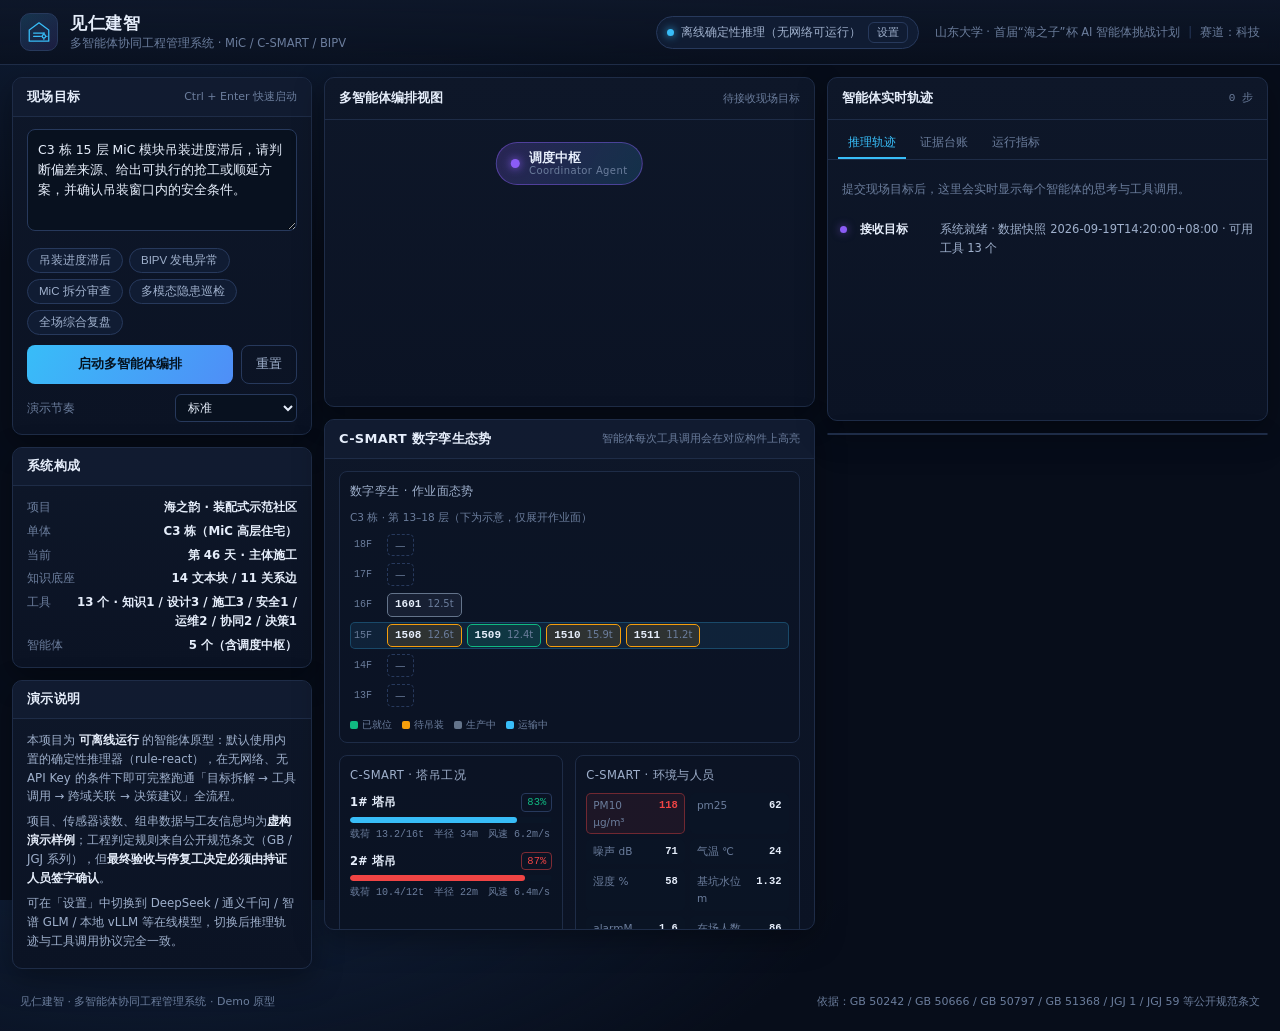
<file: index.html>
<!doctype html>
<html lang="zh-CN">
<head>
<meta charset="utf-8">
<meta name="viewport" content="width=device-width, initial-scale=1, viewport-fit=cover">
<meta name="theme-color" content="#070d1a">
<meta name="description" content="见仁建智 · 面向 MiC / C-SMART / BIPV 建筑科技场景的多智能体协同工程管理系统。">
<title>见仁建智 · 多智能体协同工程管理系统</title>
<link rel="stylesheet" href="styles.css">
</head>
<body>

<header class="topbar">
  <button id="navToggle" class="nav-toggle" type="button" aria-controls="navPanel" aria-expanded="false" aria-label="打开面板导航">
    <svg viewBox="0 0 20 20" aria-hidden="true"><path d="M2 4h16v2.2H2V4Zm0 4.9h16v2.2H2V8.9Zm0 4.9h16V16H2v-2.2Z"/></svg>
  </button>
  <div class="brand">
    <div class="brand-mark" aria-hidden="true">
      <svg viewBox="0 0 48 48" fill="none">
        <path d="M6 20.5 24 7l18 13.5V41H6V20.5Z" stroke="currentColor" stroke-width="2.4" stroke-linejoin="round"/>
        <path d="M14 26h20M14 32h12" stroke="currentColor" stroke-width="2.2" stroke-linecap="round"/>
        <circle cx="33" cy="32" r="3.2" stroke="currentColor" stroke-width="2.2"/>
        <path d="M33 28.8v-3M33 35.2v3M36.2 32h3M29.8 32h-3" stroke="currentColor" stroke-width="1.8" stroke-linecap="round"/>
      </svg>
    </div>
    <div class="brand-text">
      <h1>见仁建智</h1>
      <p>多智能体协同工程管理系统 · MiC / C-SMART / BIPV</p>
    </div>
  </div>

  <div class="topbar-right">
    <div class="provider-badge" id="providerBadge"></div>
    <div class="topbar-meta">
      <span>山东大学 · 首届“海之子”杯 AI 智能体挑战计划</span>
      <span class="sep">|</span>
      <span>赛道：科技</span>
    </div>
  </div>
</header>

<main class="shell">

  <!-- ============ 左栏：目标输入 + 现场信息 ============ -->
  <aside class="col col-left" id="navPanel">
    <section class="panel">
      <header class="panel-head">
        <h2>现场目标</h2>
        <span class="hint">Ctrl + Enter 快速启动</span>
      </header>
      <div class="panel-body">
        <textarea id="goalInput" rows="4" placeholder="例如：C3 栋 15 层 MiC 模块吊装进度滞后，请判断偏差来源并给出抢工或顺延方案。">C3 栋 15 层 MiC 模块吊装进度滞后，请判断偏差来源、给出可执行的抢工或顺延方案，并确认吊装窗口内的安全条件。</textarea>

        <div class="chip-row" id="scenarioChips"></div>

        <div class="run-row">
          <button id="runBtn" class="primary-btn">启动多智能体编排</button>
          <button id="resetBtn" class="ghost-btn">重置</button>
        </div>

        <div class="run-options">
          <label>演示节奏
            <select id="paceInput">
              <option value="0">瞬时（看结果）</option>
              <option value="180">快速</option>
              <option value="420" selected>标准</option>
              <option value="900">慢速讲解</option>
            </select>
          </label>
        </div>
      </div>
    </section>

    <section class="panel">
      <header class="panel-head"><h2>系统构成</h2></header>
      <div class="panel-body sys-info" id="sysInfo"></div>
    </section>

    <section class="panel panel-note">
      <header class="panel-head"><h2>演示说明</h2></header>
      <div class="panel-body">
        <p>本项目为 <b>可离线运行</b> 的智能体原型：默认使用内置的确定性推理器（rule-react），在无网络、无 API Key 的条件下即可完整跑通「目标拆解 → 工具调用 → 跨域关联 → 决策建议」全流程。</p>
        <p>项目、传感器读数、组串数据与工友信息均为<b>虚构演示样例</b>；工程判定规则来自公开规范条文（GB / JGJ 系列），但<b>最终验收与停复工决定必须由持证人员签字确认</b>。</p>
        <p>可在「设置」中切换到 DeepSeek / 通义千问 / 智谱 GLM / 本地 vLLM 等在线模型，切换后推理轨迹与工具调用协议完全一致。</p>
      </div>
    </section>
  </aside>

  <!-- ============ 中栏：编排画布 + 数字孪生 ============ -->
  <section class="col col-mid">
    <section class="panel panel-canvas">
      <div id="canvasPanel"></div>
    </section>
    <section class="panel panel-twin">
      <header class="panel-head">
        <h2>C-SMART 数字孪生态势</h2>
        <span class="hint">智能体每次工具调用会在对应构件上高亮</span>
      </header>
      <div class="panel-body" id="twinPanel"></div>
    </section>
  </section>

  <!-- ============ 右栏：轨迹 + 报告 ============ -->
  <section class="col col-right">
    <section class="panel panel-trace">
      <div id="tracePanel"></div>
    </section>
    <section class="panel panel-report">
      <div id="reportPanel"></div>
    </section>
  </section>
</main>

<footer class="pagefoot">
  <span>见仁建智 · 多智能体协同工程管理系统 · Demo 原型</span>
  <span>依据：GB 50242 / GB 50666 / GB 50797 / GB 51368 / JGJ 1 / JGJ 59 等公开规范条文</span>
</footer>

<!-- ============ 设置弹窗 ============ -->
<div class="mask" id="settingsMask">
  <div class="modal">
    <header class="modal-head">
      <h2>决策模型设置</h2>
      <button id="settingsClose" class="icon-btn" aria-label="关闭">×</button>
    </header>
    <div class="modal-body">
      <label class="field">快速预设
        <select id="presetSelect"></select>
      </label>
      <label class="field">适配器
        <select id="providerSelect">
          <option value="offline">offline · 离线确定性推理（无网络可运行）</option>
          <option value="openai">openai · OpenAI 兼容接口</option>
          <option value="anthropic">anthropic · Anthropic Messages</option>
        </select>
      </label>
      <label class="field">Base URL
        <input id="baseUrlInput" type="text" placeholder="https://api.deepseek.com/v1">
      </label>
      <label class="field">模型名
        <input id="modelInput" type="text" placeholder="deepseek-chat">
      </label>
      <label class="field">API Key
        <input id="apiKeyInput" type="password" placeholder="仅保存在本机 localStorage，不会上传">
      </label>
      <label class="field">每个智能体最大步数
        <input id="maxStepsInput" type="number" min="1" max="12" value="6">
      </label>
      <div class="modal-actions">
        <button id="testSettings" class="ghost-btn">测试连通性</button>
        <button id="saveSettings" class="primary-btn">保存并应用</button>
      </div>
      <p class="test-result" id="testResult"></p>
      <p class="modal-note">浏览器直连第三方接口会受 CORS 限制并暴露密钥。正式部署请使用仓库内 <code>gateway/server.js</code> 转发；离线模式不产生任何网络请求。</p>
    </div>
  </div>
</div>

<!-- ============ 手机端抽屉遮罩（仅窄屏出现） ============ -->
<div class="nav-backdrop" id="navBackdrop"></div>

<!-- 无构建步骤：普通 script 标签按依赖顺序加载，保证 file:// 直接双击可用 -->
<script src="js/data/project.js"></script>
<script src="js/data/knowledge.js"></script>
<script src="js/core/tools.js"></script>
<script src="js/core/llm.js"></script>
<script src="js/core/prompts.js"></script>
<script src="js/core/agent.js"></script>
<script src="js/core/orchestrator.js"></script>
<script src="js/config.js"></script>
<script src="js/ui/util.js"></script>
<script src="js/ui/render.js"></script>
<script src="js/ui/twin.js"></script>
<script src="js/ui/canvas.js"></script>
<script src="js/ui/trace.js"></script>
<script src="js/ui/report.js"></script>
<script src="js/app.js"></script>
<script src="js/ui/mobile.js"></script>
</body>
</html>
</file>
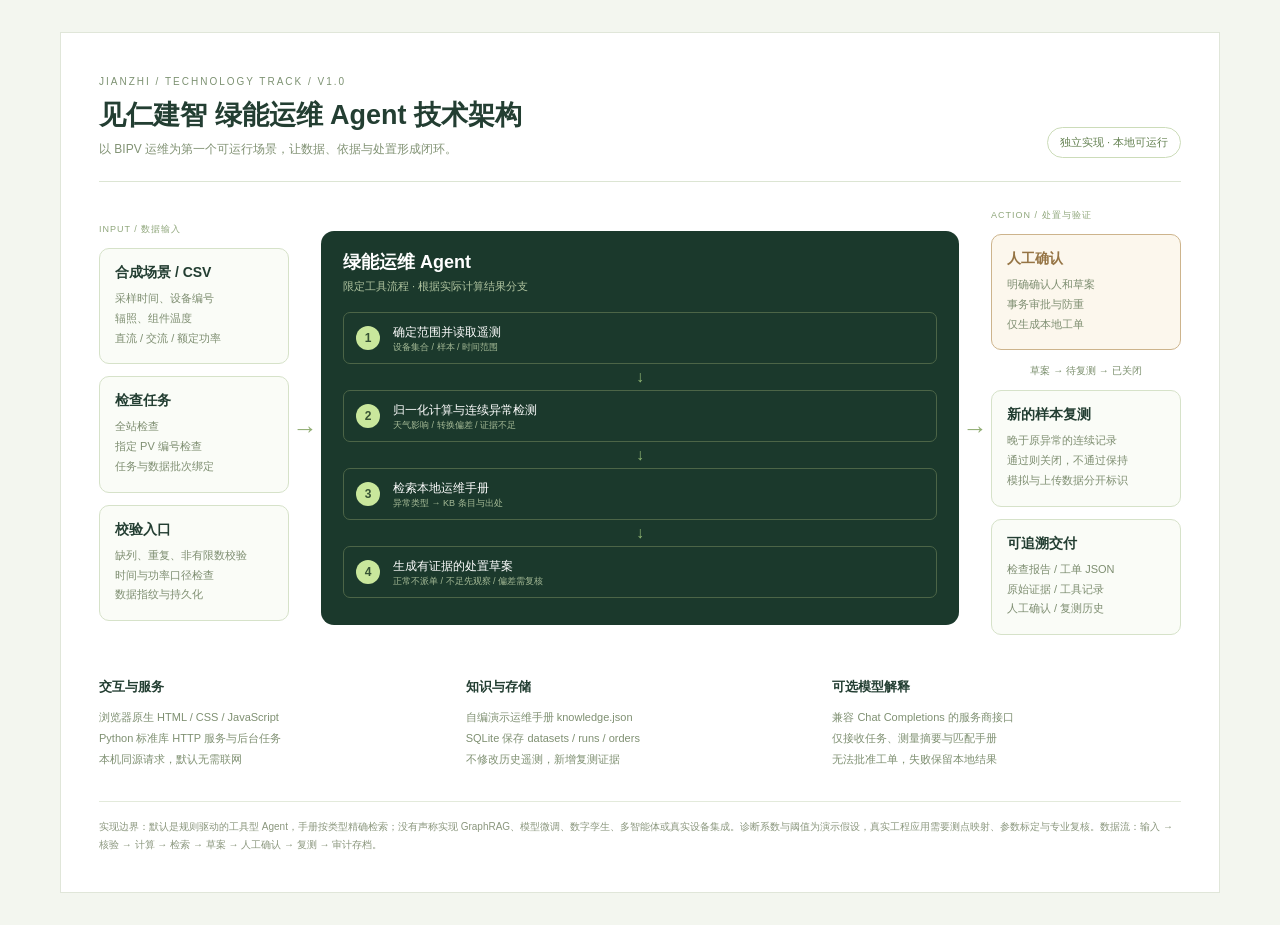
<file: docs/architecture.html>
<!doctype html><html lang="zh-CN"><head><meta charset="utf-8"><meta name="viewport" content="width=device-width,initial-scale=1"><title>见仁建智 绿能运维 Agent 技术架构</title><style>
*{box-sizing:border-box}body{font-family:"Segoe UI","Microsoft YaHei",sans-serif;background:#f3f6ef;color:#233e32;margin:0;padding:32px}.page{max-width:1160px;margin:auto;background:#fff;border:1px solid #e0e6d9;padding:38px}header{display:flex;justify-content:space-between;align-items:end;border-bottom:1px solid #dce5d3;padding-bottom:23px}small{color:#7d9272;font-size:10px;letter-spacing:2px}h1{font-size:27px;margin:8px 0}header p{font-size:12px;color:#819274;margin:0}.pill{font-size:11px;border:1px solid #ccdcb9;padding:7px 12px;border-radius:20px;color:#638050}.layout{display:grid;grid-template-columns:190px 32px 1fr 32px 190px;align-items:center;margin-top:27px}.box{border:1px solid #d6e2c9;border-radius:10px;padding:15px;background:#fafcf7;margin:12px 0}.box h2{font-size:14px;margin:0 0 7px}.box p{font-size:11px;line-height:1.8;color:#7e8e71;margin:0}.arrow{text-align:center;color:#91ad73;font-size:25px}.core{background:#1b392c;border-radius:13px;padding:19px 22px;color:white}.core h2{font-size:18px;margin:0}.core>p{font-size:11px;color:#afc39f;margin:5px 0 18px}.tool{border:1px solid #4c6547;border-radius:7px;padding:9px 12px;display:flex;align-items:center;gap:13px;margin:8px 0}.tool b{font-size:12px;background:#c9e79c;color:#365234;width:24px;height:24px;line-height:24px;text-align:center;border-radius:50%}.tool strong{font-size:12px;font-weight:500}.tool span{font-size:9px;display:block;color:#a5ba96}.join{text-align:center;font-size:16px;color:#91b773;line-height:10px}.bottom{display:grid;grid-template-columns:1fr 1fr 1fr;gap:18px;margin-top:20px}.bottom h2{font-size:13px}.bottom p{font-size:11px;line-height:1.9;color:#7f9072}.note{border-top:1px solid #e3eadb;margin-top:20px;padding-top:16px;font-size:10px;line-height:1.8;color:#8b977e}.label{font-size:9px;letter-spacing:1px;color:#90a77c}.approval{border-color:#cdb48c;background:#fcf7ed}.approval h2{color:#957444}.state{font-size:10px;color:#7b8f6d;margin-top:14px;text-align:center}@page{size:A4 landscape;margin:9mm}@media print{body{background:white;padding:0}.page{max-width:none;border:0;padding:5mm}header{padding-bottom:12px}.layout{margin-top:12px}.box{padding:10px;margin:9px 0}.core{padding:14px 18px}.tool{margin:5px 0;padding:7px 9px}.bottom{margin-top:10px}.note{margin-top:10px;padding-top:8px}}@media(max-width:800px){body{padding:10px}.page{padding:22px}.layout{grid-template-columns:1fr}.arrow{transform:rotate(90deg)}.bottom{grid-template-columns:1fr}.pill{display:none}}
</style></head><body><article class="page"><header><div><small>JIANZHI / TECHNOLOGY TRACK / V1.0</small><h1>见仁建智 绿能运维 Agent 技术架构</h1><p>以 BIPV 运维为第一个可运行场景，让数据、依据与处置形成闭环。</p></div><span class="pill">独立实现 · 本地可运行</span></header><div class="layout"><div><div class="label">INPUT / 数据输入</div><section class="box"><h2>合成场景 / CSV</h2><p>采样时间、设备编号<br>辐照、组件温度<br>直流 / 交流 / 额定功率</p></section><section class="box"><h2>检查任务</h2><p>全站检查<br>指定 PV 编号检查<br>任务与数据批次绑定</p></section><section class="box"><h2>校验入口</h2><p>缺列、重复、非有限数校验<br>时间与功率口径检查<br>数据指纹与持久化</p></section></div><div class="arrow">→</div><section class="core"><h2>绿能运维 Agent</h2><p>限定工具流程 · 根据实际计算结果分支</p><div class="tool"><b>1</b><div><strong>确定范围并读取遥测</strong><span>设备集合 / 样本 / 时间范围</span></div></div><div class="join">↓</div><div class="tool"><b>2</b><div><strong>归一化计算与连续异常检测</strong><span>天气影响 / 转换偏差 / 证据不足</span></div></div><div class="join">↓</div><div class="tool"><b>3</b><div><strong>检索本地运维手册</strong><span>异常类型 → KB 条目与出处</span></div></div><div class="join">↓</div><div class="tool"><b>4</b><div><strong>生成有证据的处置草案</strong><span>正常不派单 / 不足先观察 / 偏差需复核</span></div></div></section><div class="arrow">→</div><div><div class="label">ACTION / 处置与验证</div><section class="box approval"><h2>人工确认</h2><p>明确确认人和草案<br>事务审批与防重<br>仅生成本地工单</p></section><div class="state">草案 → 待复测 → 已关闭</div><section class="box"><h2>新的样本复测</h2><p>晚于原异常的连续记录<br>通过则关闭，不通过保持<br>模拟与上传数据分开标识</p></section><section class="box"><h2>可追溯交付</h2><p>检查报告 / 工单 JSON<br>原始证据 / 工具记录<br>人工确认 / 复测历史</p></section></div></div><div class="bottom"><section><h2>交互与服务</h2><p>浏览器原生 HTML / CSS / JavaScript<br>Python 标准库 HTTP 服务与后台任务<br>本机同源请求，默认无需联网</p></section><section><h2>知识与存储</h2><p>自编演示运维手册 knowledge.json<br>SQLite 保存 datasets / runs / orders<br>不修改历史遥测，新增复测证据</p></section><section><h2>可选模型解释</h2><p>兼容 Chat Completions 的服务商接口<br>仅接收任务、测量摘要与匹配手册<br>无法批准工单，失败保留本地结果</p></section></div><div class="note">实现边界：默认是规则驱动的工具型 Agent，手册按类型精确检索；没有声称实现 GraphRAG、模型微调、数字孪生、多智能体或真实设备集成。诊断系数与阈值为演示假设，真实工程应用需要测点映射、参数标定与专业复核。数据流：输入 → 核验 → 计算 → 检索 → 草案 → 人工确认 → 复测 → 审计存档。</div></article></body></html>
</file>
<file: styles.css>
/* ==========================================================================
   见仁建智 · 多智能体协同工程管理系统
   视觉基调：深色工程控制台。信息密度优先，强调"数据"而非"装饰"。
   ========================================================================== */

:root {
  --bg: #070d1a;
  --bg-1: #0b1324;
  --bg-2: #101c33;
  --panel: #0e1729;
  --panel-2: #131f36;
  --line: #1e2c47;
  --line-2: #27395c;
  --text: #e6eefb;
  --text-2: #9fb0cc;
  --text-3: #6b7d9c;
  --accent: #38bdf8;
  --accent-2: #8b5cf6;
  --ok: #10b981;
  --warn: #f59e0b;
  --bad: #ef4444;
  --radius: 10px;
  --shadow: 0 10px 30px rgba(0, 0, 0, .35);
  --mono: ui-monospace, "SFMono-Regular", "Cascadia Code", Consolas, "Liberation Mono", monospace;
}

* { box-sizing: border-box; }

html, body {
  margin: 0; padding: 0; height: 100%;
  background: radial-gradient(1200px 600px at 12% -10%, #12233f 0%, transparent 60%), var(--bg);
  color: var(--text);
  font-family: "PingFang SC", "Microsoft YaHei", "Hiragino Sans GB", system-ui, -apple-system, "Segoe UI", sans-serif;
  font-size: 13px;
  line-height: 1.6;
  -webkit-font-smoothing: antialiased;
}

body.is-busy { cursor: progress; }

h1, h2, h3, h4, h5 { margin: 0; font-weight: 650; line-height: 1.3; }
p { margin: 0 0 6px; }
code { font-family: var(--mono); font-size: 11.5px; background: #0a1526; border: 1px solid var(--line); border-radius: 4px; padding: 1px 5px; color: #9ad9f8; }
ul { margin: 4px 0 4px 16px; padding: 0; }
li { margin: 1px 0; }
small { color: var(--text-3); font-size: 11px; }

/* ---------------------------------------------------------------- 顶栏 --- */
.topbar {
  display: flex; align-items: center; justify-content: space-between; gap: 16px;
  padding: 12px 20px;
  border-bottom: 1px solid var(--line);
  background: linear-gradient(180deg, rgba(14, 23, 41, .95), rgba(9, 16, 30, .8));
  backdrop-filter: blur(8px);
  position: sticky; top: 0; z-index: 40;
}
.brand { display: flex; align-items: center; gap: 12px; }
.brand-mark { width: 38px; height: 38px; color: var(--accent); flex: none;
  background: linear-gradient(140deg, rgba(56,189,248,.18), rgba(139,92,246,.14));
  border: 1px solid var(--line-2); border-radius: 10px; display: grid; place-items: center; }
.brand-mark svg { width: 26px; height: 26px; }
.brand-text h1 { font-size: 17px; letter-spacing: .5px; }
.brand-text p { margin: 0; font-size: 11.5px; color: var(--text-3); }
.topbar-right { display: flex; align-items: center; gap: 16px; }
.provider-badge { display: flex; align-items: center; gap: 7px; padding: 5px 10px; border: 1px solid var(--line-2);
  border-radius: 999px; background: var(--bg-2); font-size: 11.5px; color: var(--text-2); }
.provider-badge .dot { width: 7px; height: 7px; border-radius: 50%; background: var(--ok); box-shadow: 0 0 8px var(--ok); }
.provider-badge .dot.is-offline { background: var(--accent); box-shadow: 0 0 8px var(--accent); }
.provider-badge .dot.is-live { background: var(--warn); box-shadow: 0 0 8px var(--warn); }
.topbar-meta { font-size: 11.5px; color: var(--text-3); display: flex; gap: 8px; }
.topbar-meta .sep { color: var(--line-2); }
.mini-btn { background: transparent; border: 1px solid var(--line-2); color: var(--text-2); border-radius: 6px;
  padding: 2px 8px; font-size: 11px; cursor: pointer; }
.mini-btn:hover { border-color: var(--accent); color: var(--accent); }

/* --------------------------------------------------------------- 布局 --- */
.shell {
  display: grid;
  grid-template-columns: 320px minmax(520px, 1fr) minmax(430px, 0.95fr);
  gap: 12px;
  padding: 12px;
  align-items: start;
  min-height: calc(100vh - 120px);
}
.col { display: flex; flex-direction: column; gap: 12px; min-width: 0; }

.panel { background: linear-gradient(180deg, var(--panel), var(--bg-1)); border: 1px solid var(--line);
  border-radius: var(--radius); box-shadow: var(--shadow); overflow: hidden; }
.panel-head { display: flex; align-items: center; justify-content: space-between; gap: 10px;
  padding: 10px 14px; border-bottom: 1px solid var(--line); background: rgba(19, 31, 54, .6); }
.panel-head h2 { font-size: 13px; letter-spacing: .3px; }
.panel-head .hint { font-size: 11px; color: var(--text-3); }
.panel-body { padding: 12px 14px; }
.panel-note .panel-body p { color: var(--text-2); font-size: 11.8px; }
.panel-note .panel-body b { color: var(--text); }

/* ------------------------------------------------------------ 目标输入 --- */
#goalInput { width: 100%; resize: vertical; background: #08111f; color: var(--text);
  border: 1px solid var(--line-2); border-radius: 8px; padding: 10px; font: inherit; font-size: 12.5px; line-height: 1.6; }
#goalInput:focus { outline: none; border-color: var(--accent); box-shadow: 0 0 0 3px rgba(56,189,248,.12); }
.chip-row { display: flex; flex-wrap: wrap; gap: 6px; margin: 10px 0; }
.chip { background: var(--bg-2); border: 1px solid var(--line-2); color: var(--text-2);
  border-radius: 999px; padding: 4px 11px; font-size: 11.5px; cursor: pointer; transition: .15s; }
.chip:hover { border-color: var(--accent); color: var(--accent); background: rgba(56,189,248,.08); }
.run-row { display: flex; gap: 8px; }
.primary-btn { flex: 1; background: linear-gradient(120deg, var(--accent), #4f8ef7); color: #04121f;
  border: none; border-radius: 8px; padding: 10px 14px; font-size: 13px; font-weight: 700; cursor: pointer; transition: .15s; }
.primary-btn:hover:not(:disabled) { filter: brightness(1.08); }
.primary-btn:disabled { opacity: .55; cursor: progress; }
.ghost-btn { background: transparent; border: 1px solid var(--line-2); color: var(--text-2);
  border-radius: 8px; padding: 10px 14px; font-size: 12.5px; cursor: pointer; }
.ghost-btn:hover { border-color: var(--accent); color: var(--accent); }
.run-options { margin-top: 10px; }
.run-options label { display: flex; align-items: center; justify-content: space-between; font-size: 11.5px; color: var(--text-3); }
select, input[type=text], input[type=password], input[type=number] {
  background: #08111f; color: var(--text); border: 1px solid var(--line-2); border-radius: 6px;
  padding: 5px 8px; font: inherit; font-size: 12px; }
select:focus, input:focus { outline: none; border-color: var(--accent); }

/* ------------------------------------------------------------ 系统信息 --- */
.sys-info { display: flex; flex-direction: column; gap: 5px; }
.sys-row { display: flex; justify-content: space-between; gap: 10px; font-size: 11.8px; }
.sys-row span { color: var(--text-3); flex: none; }
.sys-row b { color: var(--text); text-align: right; font-weight: 600; }

/* --------------------------------------------------------- 编排画布 --- */
.panel-canvas { min-height: 330px; }
.cv-head { display: flex; align-items: baseline; justify-content: space-between; gap: 10px;
  padding: 10px 14px; border-bottom: 1px solid var(--line); }
.cv-title { font-size: 13px; font-weight: 650; }
.cv-sub { font-size: 11px; color: var(--text-3); }
.cv-flow { padding: 14px; }
.cv-stage { position: relative; padding: 62px 8px 6px; }
.cv-svg { position: absolute; inset: 0; width: 100%; height: 100%; overflow: visible; pointer-events: none; }
.cv-edge { fill: none; stroke: var(--line-2); stroke-width: 1.5; stroke-dasharray: 4 4; }
.cv-edge-hub { stroke: rgba(139, 92, 246, .5); }
.cv-edge.is-live { stroke: var(--accent); stroke-dasharray: 6 5; animation: dash 1s linear infinite; }
@keyframes dash { to { stroke-dashoffset: -22; } }
.cv-hub { position: absolute; top: 8px; left: 50%; transform: translateX(-50%);
  display: flex; align-items: center; gap: 9px; padding: 7px 14px; border-radius: 999px;
  background: linear-gradient(120deg, rgba(139,92,246,.22), rgba(56,189,248,.16));
  border: 1px solid rgba(139,92,246,.45); z-index: 2; }
.cv-hub-dot { width: 9px; height: 9px; border-radius: 50%; background: var(--accent-2); box-shadow: 0 0 10px var(--accent-2); }
.cv-hub-text { display: flex; flex-direction: column; line-height: 1.2; }
.cv-hub-text b { font-size: 12.5px; }
.cv-hub-text span { font-size: 10px; color: var(--text-3); letter-spacing: .4px; }
.cv-layer { display: flex; gap: 12px; justify-content: center; margin-bottom: 26px; position: relative; z-index: 2; }
.cv-card { width: 190px; background: var(--panel-2); border: 1px solid var(--line-2); border-top: 3px solid var(--accent);
  border-radius: 9px; padding: 9px 10px; transition: .25s; position: relative; }
.cv-card.is-wait { opacity: .5; }
.cv-card.is-running { border-color: var(--accent); box-shadow: 0 0 0 1px var(--accent), 0 6px 22px rgba(56,189,248,.18); }
.cv-card.is-thinking { animation: pulse 1.1s ease-in-out infinite; }
@keyframes pulse { 50% { box-shadow: 0 0 0 3px rgba(56,189,248,.18); } }
.cv-card.is-done { border-top-color: var(--ok); }
.cv-card.is-done .cv-card-state { color: var(--ok); }
.cv-card.is-failed { border-top-color: var(--bad); }
.cv-card-top { display: flex; align-items: center; justify-content: space-between; gap: 6px; }
.cv-card-agent { font-size: 12px; font-weight: 650; }
.cv-card-state { font-size: 10.5px; color: var(--text-3); }
.cv-card-brief { font-size: 11px; color: var(--text-2); margin: 5px 0 7px; display: -webkit-box; -webkit-line-clamp: 3; -webkit-box-orient: vertical; overflow: hidden; }
.cv-card-stat { display: flex; justify-content: space-between; font-size: 10.5px; color: var(--text-3); font-family: var(--mono); }
.cv-detail { border-top: 1px solid var(--line); padding: 12px 14px; max-height: 260px; overflow: auto; }
.cv-detail:empty { display: none; }

/* --------------------------------------------------------- 数字孪生 --- */
.panel-twin .panel-body { max-height: 470px; overflow: auto; }
.dt-grid { display: grid; grid-template-columns: 1fr 1fr; gap: 12px; }
.dt-section { border: 1px solid var(--line); border-radius: 8px; padding: 9px 10px; background: rgba(11,19,36,.6); }
.dt-section.span-2 { grid-column: span 2; }
.dt-section-head { margin-bottom: 7px; }
.dt-section-title { font-size: 11.5px; color: var(--text-2); letter-spacing: .4px; }
.dt-building-cap { font-size: 10.5px; color: var(--text-3); margin-bottom: 6px; }
.dt-floors { display: flex; flex-direction: column; gap: 3px; }
.dt-floor { display: flex; align-items: center; gap: 7px; padding: 2px 4px; border-radius: 5px; }
.dt-floor.is-current { background: rgba(56,189,248,.09); box-shadow: inset 0 0 0 1px rgba(56,189,248,.25); }
.dt-floor-no { font-family: var(--mono); font-size: 10px; color: var(--text-3); width: 26px; flex: none; }
.dt-floor-cells { display: flex; gap: 5px; flex-wrap: wrap; }
.dt-module { border: 1px solid; border-radius: 5px; padding: 2px 7px; display: flex; gap: 6px; align-items: baseline;
  font-size: 10.5px; transition: .2s; }
.dt-module b { font-family: var(--mono); font-size: 11px; }
.dt-module i { font-style: normal; color: var(--text-3); font-size: 10px; }
.dt-module.is-empty { border: 1px dashed var(--line-2); color: var(--text-3); }
.dt-module.is-flash { animation: flash 1.6s ease-out; }
@keyframes flash { 0%, 40% { background: rgba(239,68,68,.45) !important; box-shadow: 0 0 0 3px rgba(239,68,68,.3); } }
.dt-legend { display: flex; gap: 10px; margin-top: 8px; flex-wrap: wrap; }
.dt-legend-item { display: flex; align-items: center; gap: 4px; font-size: 10px; color: var(--text-3); }
.dt-legend-item i { width: 8px; height: 8px; border-radius: 2px; }
.dt-cranes { display: flex; flex-direction: column; gap: 9px; }
.dt-crane.is-flash, .dt-string.is-flash, .dt-ledger-row.is-flash { animation: flash 1.6s ease-out; }
.dt-crane-top { display: flex; justify-content: space-between; align-items: center; font-size: 11.5px; }
.dt-chip { font-family: var(--mono); font-size: 10.5px; color: var(--ok); border: 1px solid var(--line-2); border-radius: 4px; padding: 0 5px; }
.dt-chip.is-warn { color: var(--bad); border-color: rgba(239,68,68,.5); }
.dt-bar { height: 6px; background: #0a1526; border-radius: 3px; overflow: hidden; margin: 5px 0 4px; }
.dt-bar i { display: block; height: 100%; border-radius: 3px; transition: width .4s; }
.dt-crane-meta { display: flex; gap: 10px; font-size: 10px; color: var(--text-3); font-family: var(--mono); }
.dt-env { display: grid; grid-template-columns: 1fr 1fr; gap: 5px; }
.dt-env-cell { display: flex; justify-content: space-between; gap: 6px; padding: 3px 6px; border-radius: 5px;
  background: rgba(10,21,38,.7); font-size: 10.5px; border: 1px solid transparent; }
.dt-env-cell span { color: var(--text-3); }
.dt-env-cell b { font-family: var(--mono); }
.dt-env-cell.is-warn { border-color: rgba(239,68,68,.4); background: rgba(239,68,68,.08); }
.dt-env-cell.is-warn b { color: var(--bad); }
.dt-bipv { display: flex; flex-direction: column; gap: 7px; }
.dt-string-head { display: flex; justify-content: space-between; font-size: 11px; }
.dt-string-meta { font-size: 10px; color: var(--text-3); font-family: var(--mono); }
.dt-ledger { display: flex; flex-direction: column; gap: 5px; }
.dt-ledger-row { display: grid; grid-template-columns: 52px 1fr auto auto; gap: 6px; align-items: center;
  font-size: 10.5px; padding: 4px 6px; border-radius: 5px; background: rgba(10,21,38,.7); border-left: 3px solid var(--line-2); }
.dt-ledger-row.is-bad { border-left-color: var(--bad); }
.dt-ledger-row.is-warn { border-left-color: var(--warn); }
.dt-ledger-row.is-ok { border-left-color: var(--ok); opacity: .65; }
.dt-ledger-kind { color: var(--text-2); }
.dt-ledger-mod { font-family: var(--mono); color: var(--text-3); }
.dt-ledger-status { color: var(--text-3); }

/* ------------------------------------------------------- 轨迹面板 --- */
.panel-trace { display: flex; flex-direction: column; max-height: 620px; }
#tracePanel { display: flex; flex-direction: column; min-height: 0; }
.tp-head { display: flex; align-items: center; justify-content: space-between; padding: 10px 14px; border-bottom: 1px solid var(--line); }
.tp-title { font-size: 13px; font-weight: 650; }
.tp-counter { font-size: 11px; color: var(--text-3); font-family: var(--mono); }
.tp-tabs { display: flex; gap: 4px; padding: 8px 10px 0; border-bottom: 1px solid var(--line); }
.tp-tab { background: transparent; border: none; border-bottom: 2px solid transparent; color: var(--text-3);
  padding: 6px 10px; font-size: 12px; cursor: pointer; }
.tp-tab.is-active { color: var(--accent); border-bottom-color: var(--accent); }
.tp-body { overflow: auto; padding: 10px 12px; flex: 1; min-height: 260px; max-height: 500px; }
.tp-pane { display: none; }
.tp-pane.is-active { display: block; }
.tp-empty { color: var(--text-3); font-size: 12px; padding: 10px 2px; }

.tp-phase { display: grid; grid-template-columns: 12px 72px 1fr; gap: 8px; align-items: start; padding: 5px 0; font-size: 11.5px; }
.tp-phase-dot { width: 7px; height: 7px; border-radius: 50%; background: var(--accent-2); margin-top: 6px; box-shadow: 0 0 8px rgba(139,92,246,.6); }
.tp-phase b { color: var(--text); font-weight: 600; }
.tp-phase span:last-child { color: var(--text-2); }
.tp-agent { border: 1px solid var(--line); border-left: 3px solid var(--accent); border-radius: 8px; margin: 10px 0; background: rgba(8,17,31,.5); }
.tp-agent-head { display: flex; align-items: center; gap: 8px; flex-wrap: wrap; padding: 8px 10px; border-bottom: 1px solid var(--line); }
.tp-agent-dot { width: 8px; height: 8px; border-radius: 50%; background: var(--accent); box-shadow: 0 0 8px var(--accent); }
.tp-agent-head b { font-size: 12.5px; }
.tp-agent-brief { font-size: 11px; color: var(--text-3); flex: 1 1 100%; }
.tp-agent-state { font-size: 10.5px; color: var(--ok); font-family: var(--mono); margin-left: auto; }
.tp-agent-body { padding: 4px 10px 8px; }
.tp-step { padding: 7px 0; border-top: 1px dashed var(--line); }
.tp-step:first-child { border-top: none; }
.tp-label { display: inline-block; font-family: var(--mono); font-size: 10px; color: var(--text-3);
  background: #0a1526; border: 1px solid var(--line); border-radius: 4px; padding: 0 5px; margin-right: 6px; }
.tp-thought { display: flex; gap: 2px; align-items: flex-start; margin-bottom: 5px; }
.tp-thought p { font-size: 11.8px; color: var(--text-2); margin: 0; }
.tp-action { display: flex; align-items: center; gap: 6px; flex-wrap: wrap; }
.tp-action code { background: rgba(56,189,248,.1); border-color: rgba(56,189,248,.3); color: #7dd3fc; }
.tp-args { font-family: var(--mono); font-size: 10.5px; color: var(--text-3); word-break: break-all; }
.tp-obs { margin-top: 5px; padding: 7px 9px; background: rgba(10,21,38,.75); border: 1px solid var(--line); border-radius: 7px; }
.tp-obs-head { display: flex; align-items: center; gap: 6px; margin-bottom: 5px; }
.tp-obs-data { max-height: 320px; overflow: auto; }
.tp-cites { display: flex; flex-wrap: wrap; gap: 5px; margin-top: 7px; padding-top: 6px; border-top: 1px dashed var(--line); }
.tp-cite { font-size: 10px; color: var(--text-3); border: 1px solid var(--line-2); border-radius: 4px; padding: 1px 6px; }
.tp-final { display: flex; gap: 6px; align-items: flex-start; }
.tp-error { color: var(--bad); font-size: 12px; padding: 8px; border: 1px solid rgba(239,68,68,.4); border-radius: 7px; background: rgba(239,68,68,.08); }

.tp-evidence-count { font-size: 11.5px; color: var(--text-2); margin-bottom: 8px; }
.tp-evidence-item { border-left: 3px solid var(--accent); padding: 5px 9px; margin-bottom: 6px; background: rgba(10,21,38,.6); border-radius: 0 6px 6px 0; }
.tp-evidence-item b { font-size: 12px; }
.tp-evidence-item span { font-size: 11px; color: var(--text-2); margin-left: 7px; }
.tp-evidence-item small { display: block; }

.tp-metric-grid { display: grid; grid-template-columns: repeat(3, 1fr); gap: 8px; margin-bottom: 12px; }
.tp-metric { background: rgba(10,21,38,.7); border: 1px solid var(--line); border-radius: 7px; padding: 7px 9px; }
.tp-metric span { display: block; font-size: 10.5px; color: var(--text-3); }
.tp-metric b { font-size: 15px; font-family: var(--mono); }
.tp-metric-section { font-size: 11.5px; color: var(--text-2); margin: 12px 0 6px; letter-spacing: .3px; }
.tp-toolbars { display: flex; flex-direction: column; gap: 5px; }
.tp-toolbar { display: grid; grid-template-columns: 150px 1fr 46px; gap: 8px; align-items: center; font-size: 10.5px; }
.tp-toolbar-track { height: 6px; background: #0a1526; border-radius: 3px; overflow: hidden; }
.tp-toolbar-track i { display: block; height: 100%; background: linear-gradient(90deg, var(--accent), var(--accent-2)); }
.tp-toolbar span { color: var(--text-3); font-family: var(--mono); text-align: right; }

/* ------------------------------------------------------- 工具渲染 --- */
.tr-block { display: flex; flex-direction: column; gap: 7px; }
.tr-kv { display: flex; flex-wrap: wrap; gap: 6px; }
.tr-row { display: flex; gap: 5px; align-items: baseline; background: rgba(19,31,54,.7); border: 1px solid var(--line);
  border-radius: 5px; padding: 2px 7px; font-size: 10.5px; }
.tr-row span { color: var(--text-3); }
.tr-row b { font-family: var(--mono); font-size: 11.5px; }
.tr-badge { display: inline-block; font-size: 10px; border-radius: 4px; padding: 1px 6px; border: 1px solid;
  white-space: nowrap; }
.tr-badge.is-ok { color: var(--ok); border-color: rgba(16,185,129,.45); background: rgba(16,185,129,.1); }
.tr-badge.is-bad { color: var(--bad); border-color: rgba(239,68,68,.45); background: rgba(239,68,68,.1); }
.tr-badge.is-warn { color: var(--warn); border-color: rgba(245,158,11,.45); background: rgba(245,158,11,.1); }
.tr-badge.is-info { color: var(--text-2); border-color: var(--line-2); background: rgba(19,31,54,.8); }
.tr-badge.is-std { color: #7dd3fc; border-color: rgba(56,189,248,.45); background: rgba(56,189,248,.1); }
.tr-badge.is-note, .tr-badge.is-rel { color: var(--accent-2); border-color: rgba(139,92,246,.45); background: rgba(139,92,246,.12); }
.tr-badge.is-plan { color: var(--warn); border-color: rgba(245,158,11,.45); background: rgba(245,158,11,.1); }
.tr-table { width: 100%; border-collapse: collapse; font-size: 10.5px; }
.tr-table th { text-align: left; color: var(--text-3); font-weight: 500; padding: 4px 6px; border-bottom: 1px solid var(--line-2); white-space: nowrap; }
.tr-table td { padding: 4px 6px; border-bottom: 1px solid var(--line); color: var(--text-2); vertical-align: top; }
.tr-table tbody tr:hover { background: rgba(56,189,248,.05); }
.tr-cites { display: flex; flex-direction: column; gap: 6px; }
.tr-cite { border-left: 3px solid var(--accent); padding: 5px 9px; background: rgba(10,21,38,.6); border-radius: 0 6px 6px 0; }
.tr-cite b { font-size: 11.5px; margin: 0 6px; }
.tr-cite p { font-size: 11px; color: var(--text-2); margin: 3px 0 2px; }
.tr-related { display: flex; flex-wrap: wrap; gap: 5px; align-items: center; }
.tr-sub { font-size: 10.5px; color: var(--text-3); }
.tr-empty { font-size: 11.5px; color: var(--text-3); }
.tr-warn { border: 1px solid rgba(245,158,11,.4); background: rgba(245,158,11,.08); border-radius: 6px; padding: 6px 9px; }
.tr-warn p { font-size: 11px; margin: 0; color: #fcd34d; }
.tr-actions p { font-size: 11px; margin: 2px 0; color: var(--text-2); }
.tr-suggests p { font-size: 11px; margin: 2px 0; color: var(--text-2); }
.tr-proposal { border: 1px solid var(--line-2); border-radius: 7px; padding: 7px 9px; background: rgba(19,31,54,.5); }
.tr-proposal-head { display: flex; align-items: center; gap: 6px; margin-bottom: 4px; }
.tr-proposal p { font-size: 11px; margin: 0 0 5px; }
.tr-hotzones, .tr-causes, .tr-history { display: flex; flex-wrap: wrap; gap: 5px; align-items: center; }
.tr-cause { display: flex; gap: 5px; align-items: center; flex-wrap: wrap; width: 100%; }
.tr-cause b { font-family: var(--mono); font-size: 11px; }
.tr-orders { display: flex; flex-direction: column; gap: 5px; }
.tr-order { display: flex; flex-wrap: wrap; gap: 8px; font-size: 10.5px; padding: 5px 8px;
  background: rgba(10,21,38,.7); border: 1px solid var(--line); border-radius: 6px; color: var(--text-2); }
.tr-order.is-card { flex-direction: column; gap: 4px; }
.tr-order-head { display: flex; gap: 7px; align-items: center; }
.tr-order ul { margin: 2px 0 2px 16px; }
.tr-order li { font-size: 10.5px; color: var(--text-2); }
.tr-json { font-family: var(--mono); font-size: 10.5px; color: #9ad9f8; background: #08111f;
  border: 1px solid var(--line); border-radius: 6px; padding: 8px; overflow: auto; max-height: 280px; margin: 0; }

/* ------------------------------------------------------- 综合报告 --- */
.panel-report .panel-body { padding: 0; }
#reportPanel:empty { display: none; }
.rp-hero { display: flex; gap: 14px; justify-content: space-between; align-items: flex-start; flex-wrap: wrap;
  padding: 14px 16px; background: linear-gradient(120deg, rgba(56,189,248,.12), rgba(139,92,246,.1)); border-bottom: 1px solid var(--line); }
.rp-kicker { font-size: 10.5px; letter-spacing: 1.5px; color: var(--accent); text-transform: uppercase; }
.rp-hero-left h2 { font-size: 15px; margin: 4px 0 8px; max-width: 620px; }
.rp-hero-meta { display: flex; flex-wrap: wrap; gap: 6px; }
.rp-chip { font-size: 10.5px; font-family: var(--mono); border: 1px solid var(--line-2); border-radius: 999px;
  padding: 2px 9px; color: var(--text-2); background: rgba(10,21,38,.7); }
.rp-chip.is-accent { color: var(--accent); border-color: rgba(56,189,248,.45); }
.rp-hero-actions { display: flex; gap: 7px; flex-wrap: wrap; }
.rp-btn { background: rgba(56,189,248,.12); border: 1px solid rgba(56,189,248,.45); color: #9ad9f8;
  border-radius: 7px; padding: 6px 11px; font-size: 11.5px; cursor: pointer; }
.rp-btn:hover { background: rgba(56,189,248,.2); }
.rp-btn.ghost { background: transparent; border-color: var(--line-2); color: var(--text-2); }
.rp-card { border-bottom: 1px solid var(--line); }
.rp-card-head { padding: 10px 16px 0; }
.rp-card-head h3 { font-size: 12.5px; letter-spacing: .3px; }
.rp-card.is-primary .rp-card-head h3 { color: var(--accent); }
.rp-card.is-accent .rp-card-head h3 { color: var(--accent-2); }
.rp-card.is-warn .rp-card-head h3 { color: var(--warn); }
.rp-card-body { padding: 8px 16px 14px; }
.rp-conclusion { font-size: 12.5px; }
.rp-conclusion h4 { font-size: 12.5px; color: var(--accent); margin: 10px 0 4px; }
.rp-conclusion h5 { font-size: 12.5px; color: var(--accent); margin: 10px 0 4px; }
.rp-conclusion p { margin: 0 0 4px; color: var(--text); }
.rp-conclusion ul { margin: 2px 0 8px 16px; }
.rp-conclusion li { margin: 2px 0; }
.rp-insights { display: flex; flex-direction: column; gap: 7px; }
.rp-insight { border-left: 3px solid var(--accent-2); background: rgba(139,92,246,.08); border-radius: 0 7px 7px 0; padding: 7px 10px; }
.rp-insight p { margin: 3px 0 0; font-size: 11.8px; color: var(--text); }
.rp-artifacts { display: flex; flex-direction: column; gap: 10px; }
.rp-artifact { border: 1px solid var(--line); border-left: 3px solid var(--accent); border-radius: 8px;
  padding: 9px 11px; background: rgba(8,17,31,.5); }
.rp-artifact header { display: flex; align-items: center; gap: 8px; flex-wrap: wrap; margin-bottom: 5px; }
.rp-artifact header b { font-size: 12.5px; }
.rp-artifact header span { font-size: 10.5px; color: var(--text-3); font-family: var(--mono); }
.rp-artifact-brief { font-size: 11px; color: var(--text-3); margin: 0 0 6px; }
.rp-artifact-answer { font-size: 12px; color: var(--text); }
.rp-artifact-answer p { margin: 0 0 3px; }
.rp-artifact-tools { display: flex; flex-direction: column; gap: 3px; margin-top: 7px; padding-top: 7px; border-top: 1px dashed var(--line); }
.rp-artifact-tool { display: flex; gap: 7px; align-items: baseline; font-size: 10.5px; }
.rp-artifact-tool span { color: var(--text-3); }
.rp-confirm { display: flex; flex-direction: column; gap: 5px; }
.rp-confirm-item { display: flex; gap: 8px; font-size: 11.5px; padding: 5px 8px; background: rgba(245,158,11,.07);
  border-left: 3px solid var(--warn); border-radius: 0 6px 6px 0; }
.rp-confirm-item b { flex: none; color: var(--warn); }
.rp-confirm-item span { color: var(--text-2); }
.rp-timeline { display: flex; flex-direction: column; gap: 4px; }
.rp-tl-item { display: grid; grid-template-columns: 10px 68px 1fr 62px; gap: 7px; align-items: baseline; font-size: 11px; }
.rp-tl-item i { width: 6px; height: 6px; border-radius: 50%; background: var(--accent-2); }
.rp-tl-item b { color: var(--text); font-weight: 600; }
.rp-tl-item span { color: var(--text-2); }
.rp-tl-item em { font-style: normal; font-family: var(--mono); font-size: 10px; color: var(--text-3); text-align: right; }
.rp-plan-thought, .rp-plan-source { font-size: 11.5px; color: var(--text-2); }
.rp-evidence { display: flex; flex-wrap: wrap; gap: 5px; }
.rp-evidence-chip { font-size: 10.5px; border: 1px solid var(--line-2); border-radius: 999px; padding: 2px 9px; color: var(--text-2); }
.rp-empty { font-size: 11.5px; color: var(--text-3); }

/* --------------------------------------------------------- 页脚/弹窗 --- */
.pagefoot { display: flex; justify-content: space-between; gap: 16px; flex-wrap: wrap;
  padding: 12px 20px 20px; font-size: 11px; color: var(--text-3); }

.mask { position: fixed; inset: 0; background: rgba(4, 8, 16, .72); backdrop-filter: blur(3px);
  display: none; align-items: center; justify-content: center; z-index: 90; }
.mask.is-open { display: flex; }
.modal { width: min(520px, 92vw); background: var(--panel); border: 1px solid var(--line-2); border-radius: 12px;
  box-shadow: 0 30px 70px rgba(0,0,0,.6); max-height: 88vh; overflow: auto; }
.modal-head { display: flex; align-items: center; justify-content: space-between; padding: 12px 16px; border-bottom: 1px solid var(--line); }
.modal-head h2 { font-size: 14px; }
.icon-btn { background: transparent; border: none; color: var(--text-3); font-size: 20px; cursor: pointer; line-height: 1; }
.icon-btn:hover { color: var(--bad); }
.modal-body { padding: 14px 16px 18px; display: flex; flex-direction: column; gap: 10px; }
.field { display: flex; flex-direction: column; gap: 4px; font-size: 11.5px; color: var(--text-3); }
.field select, .field input { width: 100%; }
.modal-actions { display: flex; gap: 8px; margin-top: 4px; }
.modal-actions .primary-btn { flex: 1; }
.test-result { font-size: 11.5px; color: var(--text-3); min-height: 16px; margin: 0; }
.test-result.is-ok { color: var(--ok); }
.test-result.is-bad { color: var(--bad); }
.modal-note { font-size: 10.5px; color: var(--text-3); margin: 0; }

/* --------------------------------------------------------- 响应式 --- */
@media (max-width: 1460px) {
  .shell { grid-template-columns: 300px minmax(440px, 1fr) minmax(380px, .9fr); }
}
@media (max-width: 1200px) {
  .shell { grid-template-columns: 1fr 1fr; }
  .col-right { grid-column: span 2; }
  .dt-grid { grid-template-columns: 1fr 1fr 1fr; }
  .dt-section.span-2 { grid-column: span 3; }
}
@media (max-width: 860px) {
  .shell { grid-template-columns: 1fr; }
  .col-right { grid-column: auto; }
  .dt-grid { grid-template-columns: 1fr; }
  .dt-section.span-2 { grid-column: auto; }
  .topbar { flex-direction: column; align-items: flex-start; }
}
@media print {
  body { background: #fff; color: #000; }
  .topbar, .col-left, .pagefoot, .mask { display: none; }
}

/* ==========================================================================
   手机浏览器适配
   --------------------------------------------------------------------------
   桌面版仍是"三栏工程控制台"；手机上改成：单栏竖排 + 抽屉式面板导航 +
   编排画布横向滑动。所有改动都只叠加在桌面样式之上，桌面断点行为不变。
   ========================================================================== */

/* --------------------------------------------- 手机端专用导航（桌面隐藏） --- */
.nav-toggle { display: none; }
.nav-backdrop {
  display: none; position: fixed; inset: 0; z-index: 45;
  background: rgba(4, 8, 16, .58); backdrop-filter: blur(2px);
  -webkit-backdrop-filter: blur(2px);
}
.nav-backdrop.is-open { display: block; }

/* ------------------------------------------------- 中等宽度（平板竖屏） --- */
@media (max-width: 860px) {
  /* 画布在窄屏不再压缩卡片：改为横向滑动，连线跟随滚动容器 */
  .panel-canvas { min-height: 0; }
  .cv-flow { padding: 10px 0 12px; overflow-x: auto; overflow-y: hidden;
    -webkit-overflow-scrolling: touch; overscroll-behavior-x: contain; }
  .cv-stage { min-width: max-content; padding: 54px 12px 6px; }
  .cv-layer { padding: 0 10px; margin-bottom: 20px; }
  .cv-hub { top: 6px; padding: 6px 12px; }
  .dt-grid { grid-template-columns: 1fr; }
  .dt-section.span-2 { grid-column: auto; }

  /* 时间线在窄屏改为两行堆叠，时间戳不再被挤掉 */
  .rp-tl-item { grid-template-columns: 10px 1fr auto; row-gap: 0; }
  .rp-tl-item span { grid-column: 2 / -1; }
  .rp-tl-item em { grid-column: 3; grid-row: 1; }
}

/* ------------------------------------------------------- 手机（≤640px） --- */
@media (max-width: 640px) {
  body { font-size: 14px; }
  code { font-size: 12px; }
  small { font-size: 12px; }

  /* 顶部：只留品牌 + 导航按钮，地址栏色跟随主题 */
  .topbar { flex-direction: row; align-items: center; gap: 10px;
    padding: 10px max(12px, env(safe-area-inset-left)) 10px max(12px, env(safe-area-inset-right)); }
  .nav-toggle { display: inline-flex; order: -1; flex: none; align-items: center; justify-content: center;
    width: 42px; height: 42px; border-radius: 10px; cursor: pointer;
    background: var(--bg-2); border: 1px solid var(--line-2); color: var(--text-2); }
  .nav-toggle:hover { border-color: var(--accent); color: var(--accent); }
  .nav-toggle svg { width: 18px; height: 18px; fill: currentColor; }
  .brand-mark { width: 34px; height: 34px; }
  .brand-text h1 { font-size: 15px; }
  .brand-text p { display: none; }
  .topbar-right { flex: 1; justify-content: flex-end; min-width: 0; }
  .topbar-meta { display: none; }
  .provider-badge { flex: 1; min-width: 0; font-size: 11px; padding: 5px 9px; }
  .provider-badge span { overflow: hidden; text-overflow: ellipsis; white-space: nowrap; }
  .provider-badge .mini-btn { flex: none; white-space: nowrap; }

  /* 面板导航改为抽屉：默认收起，点顶栏按钮展开 */
  body.is-nav-open { overflow: hidden; }
  body.is-nav-open .nav-backdrop { display: block; }
  .col-left { position: fixed; z-index: 50; inset: 0 auto 0 0; width: min(320px, 88vw);
    overflow-y: auto; -webkit-overflow-scrolling: touch; gap: 10px;
    padding: max(12px, env(safe-area-inset-top)) 12px max(12px, env(safe-area-inset-bottom));
    background: linear-gradient(180deg, #0c1526, #070d1a);
    border-right: 1px solid var(--line-2);
    box-shadow: 0 0 40px rgba(0, 0, 0, .6);
    transform: translateX(-102%); visibility: hidden;
    transition: transform .22s ease, visibility .22s ease; }
  body.is-nav-open .col-left { transform: none; visibility: visible; }

  /* 单栏竖排（桌面为三栏网格） */
  .shell { grid-template-columns: 1fr; gap: 10px;
    padding: 10px max(10px, env(safe-area-inset-left)) calc(20px + env(safe-area-inset-bottom)) max(10px, env(safe-area-inset-right));
    min-height: 0; }
  .col { gap: 10px; }

  /* 触控：按钮与输入足够大，输入框 16px 避免 iOS 自动放大 */
  .primary-btn { padding: 13px 14px; font-size: 14px; }
  .ghost-btn { padding: 13px 14px; font-size: 13.5px; }
  .chip { padding: 8px 13px; font-size: 12.5px; }
  .mini-btn { padding: 6px 10px; font-size: 12px; }
  .rp-btn { padding: 10px 13px; font-size: 12.5px; }
  .icon-btn { padding: 0 6px; font-size: 24px; }
  .tp-tab { padding: 10px 12px; font-size: 13px; }
  #goalInput { min-height: 104px; font-size: 16px; }
  select, input[type=text], input[type=password], input[type=number] { font-size: 16px; padding: 8px 10px; }

  .panel-head { padding: 10px 12px; }
  .panel-head h2 { font-size: 13.5px; }
  .panel-head .hint { display: none; }
  .panel-body { padding: 12px; }
  .run-row { flex-direction: column; }
  .run-options label { font-size: 12.5px; gap: 10px; }

  /* 编排画布：卡片小一号，仍然横向滑动 */
  .cv-head { flex-direction: column; align-items: flex-start; gap: 2px; padding: 10px 12px; }
  .cv-card { width: 168px; }
  .cv-detail { max-height: 300px; }
  .dt-panel .panel-body, .panel-twin .panel-body { max-height: none; }
  .dt-ledger-row { grid-template-columns: 1fr auto; }
  .dt-ledger-kind { grid-column: 1 / -1; }
  .dt-env { grid-template-columns: 1fr; }

  /* 轨迹与报告：去掉内部滚动上限，整页滚动更适合手指操作 */
  .panel-trace { max-height: none; }
  .tp-body { max-height: none; min-height: 220px; }
  .tp-phase { grid-template-columns: 12px 62px 1fr; gap: 6px; font-size: 12px; }
  .tp-agent-brief { font-size: 11.5px; }
  .tp-metric-grid { grid-template-columns: repeat(2, 1fr); }
  .tp-toolbar { grid-template-columns: 96px 1fr 42px; }
  .tp-obs-data { max-height: 260px; }

  .rp-hero { padding: 12px; gap: 10px; }
  .rp-hero-left, .rp-hero-actions { width: 100%; }
  .rp-hero-actions .rp-btn { flex: 1; }
  .rp-card-head, .rp-card-body { padding-left: 12px; padding-right: 12px; }
  .rp-conclusion { font-size: 13px; }
  .rp-artifact-answer { font-size: 12.5px; }
  .rp-confirm-item { flex-direction: column; gap: 1px; }

  /* 宽表格改为卡片内横向滑动，避免撑破页面 */
  .tr-table { display: block; overflow-x: auto; -webkit-overflow-scrolling: touch; }
  .tr-table thead, .tr-table tbody { display: table; width: 100%; min-width: 520px; }
  .tr-json { max-height: 220px; }

  /* 弹窗与页脚 */
  .mask { padding: env(safe-area-inset-top) 0 env(safe-area-inset-bottom); }
  .modal { width: min(520px, 94vw); max-height: 92vh; }
  .modal-actions { flex-direction: column; }
  .modal-actions .ghost-btn { width: 100%; }
  .pagefoot { flex-direction: column; gap: 4px; padding: 10px 12px calc(18px + env(safe-area-inset-bottom)); font-size: 11.5px; }
}

/* --------------------------------------------- 手机横屏（高度很小） --- */
@media (max-width: 900px) and (max-height: 460px) {
  .panel-twin .panel-body, .tp-body { max-height: 60vh; }
}
</file>
